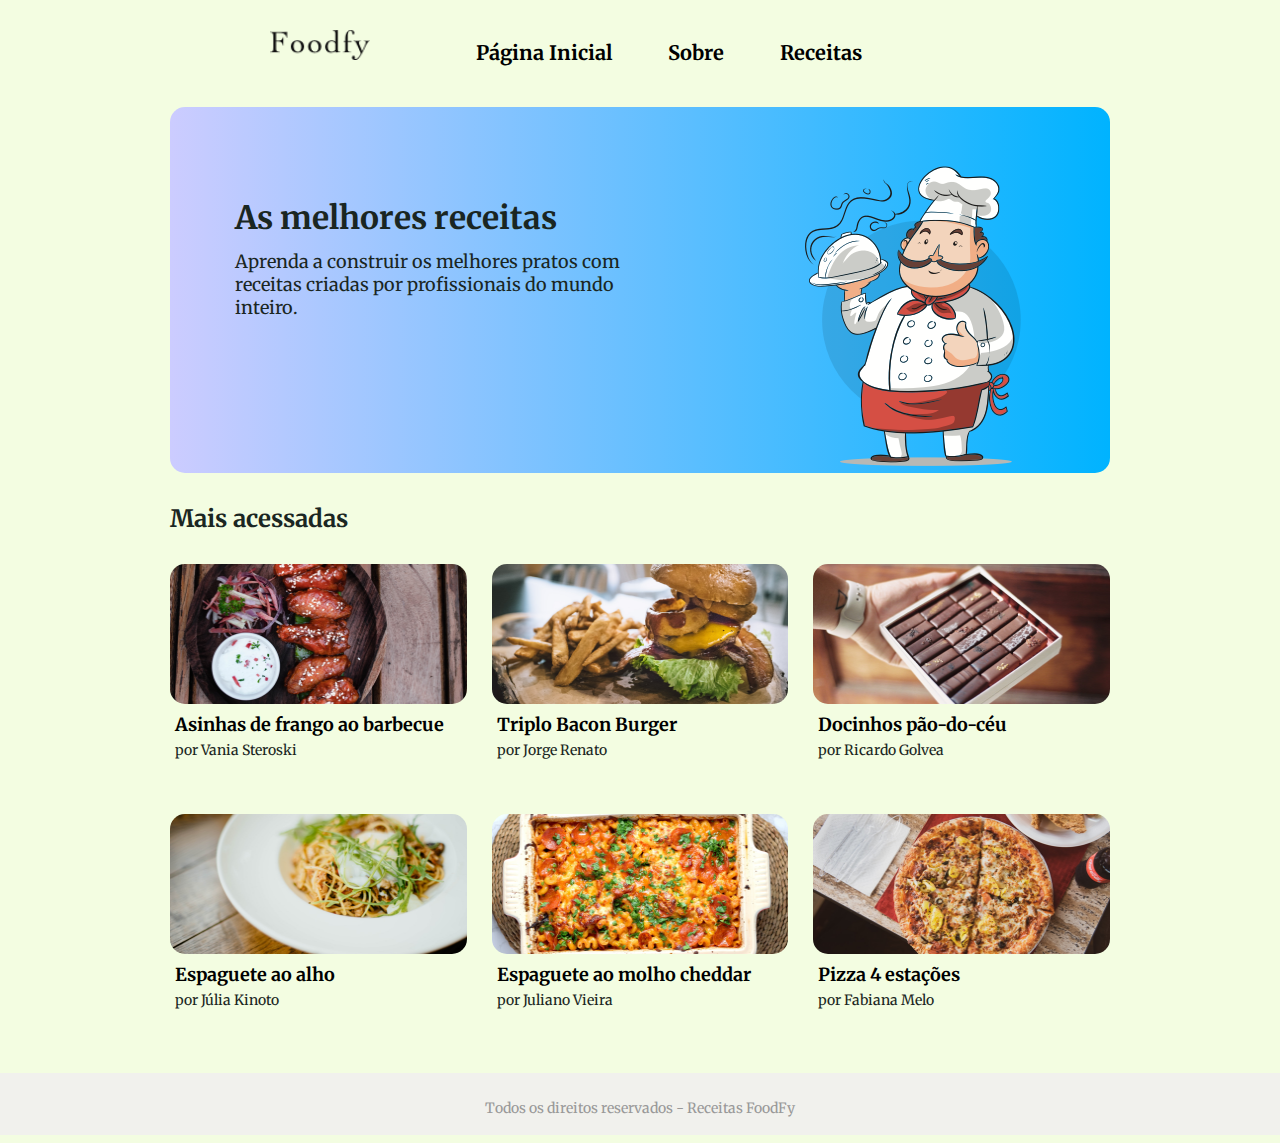
<file: index.html>
<!DOCTYPE html>
<html lang="pt-BR">
<head>
    <meta charset="UTF-8">
    <meta name="viewport" content="width=device-width, initial-scale=1.0">
    <title>Foodfy</title>
    <link rel="stylesheet" href="style.css">
    <link rel="shortcut icon" href="/assets/favicon.png" type="image/x-icon">
    <link href="https://fonts.googleapis.com/css2?family=Merriweather:wght@300;400;700&family=Roboto:wght@300;400;500;700&display=swap" rel="stylesheet">

</head>
<body>
    <header>
        <h2> 
            <img src="/assets/logo.png" alt="Logo Foodfy">
            <a href="/index.html">Página Inicial</a>
            <a href="/sobre.html">Sobre</a>
            <a href="/recipes.html">Receitas</a>
        </h2>
    </header>

    <div class="block">

        <div id="intro">
            <h2> As melhores receitas</h2>
            <p>Aprenda a construir os melhores pratos com receitas criadas por profissionais do mundo inteiro. </p>
            <img src="/assets/chef.png" alt="Cozinheiro">
        </div>
    
            
        <div id="content">
            <h2>Mais acessadas</h2>
        </div>
    
            <section class="recipes">

                <div class="content-block">
                    <div class="content-image">
                        <img src="/assets/asinhas.png" alt="Asinhas de frango">
                    </div>
    
                    <div class="content-text">
                        <p>Asinhas de frango ao barbecue</p>
                    </div>
                    <div class="info">
                        <p>por Vania Steroski</p>
                    </div>
                </div>
                
                <div class="content-block">
                    <div class="content-image">
                        <img src="/assets/burger.png" alt="burger">
                    </div>
    
                    <div class="content-text">
                        <p>Triplo Bacon Burger</p>
                    </div>
                    <div class="info">
                        <p>por Jorge Renato</p>
                    </div>
                </div>

                <div class="content-block">
                    <div class="content-image">
                        <img src="/assets/doce.png" alt="travessa de doce">
                    </div>
    
                    <div class="content-text">
                        <p>Docinhos pão-do-céu</p>
                    </div>
                    <div class="info">
                        <p>por Ricardo Golvea</p>
                    </div>
                </div>

                <div class="content-block">
                    <div class="content-image">
                        <img src="/assets/espaguete.png" alt="espaguete">
                    </div>
    
                    <div class="content-text">
                        <p>Espaguete ao alho</p>
                    </div>
                    <div class="info">
                        <p>por Júlia Kinoto</p>
                    </div>
                </div>

                <div class="content-block">
                    <div class="content-image">
                        <img src="/assets/lasanha.png" alt="Lasanha">
                    </div>
    
                    <div class="content-text">
                        <p>Espaguete ao molho cheddar</p>
                    </div>
                    <div class="info">
                        <p>por Juliano Vieira</p>
                    </div>
                </div>

                <div class="content-block">
                    <div class="content-image">
                        <img src="/assets/pizza.png" alt="Pizza">
                    </div>
    
                    <div class="content-text">
                        <p>Pizza 4 estações</p>
                    </div>
                    <div class="info">
                        <p>por Fabiana Melo</p>
                    </div>
                </div>
            </section>

        </div>

        <div id="footer">
            <p>Todos os direitos reservados - Receitas FoodFy</p>
        </div>
       
    

</body>
</html>
</file>
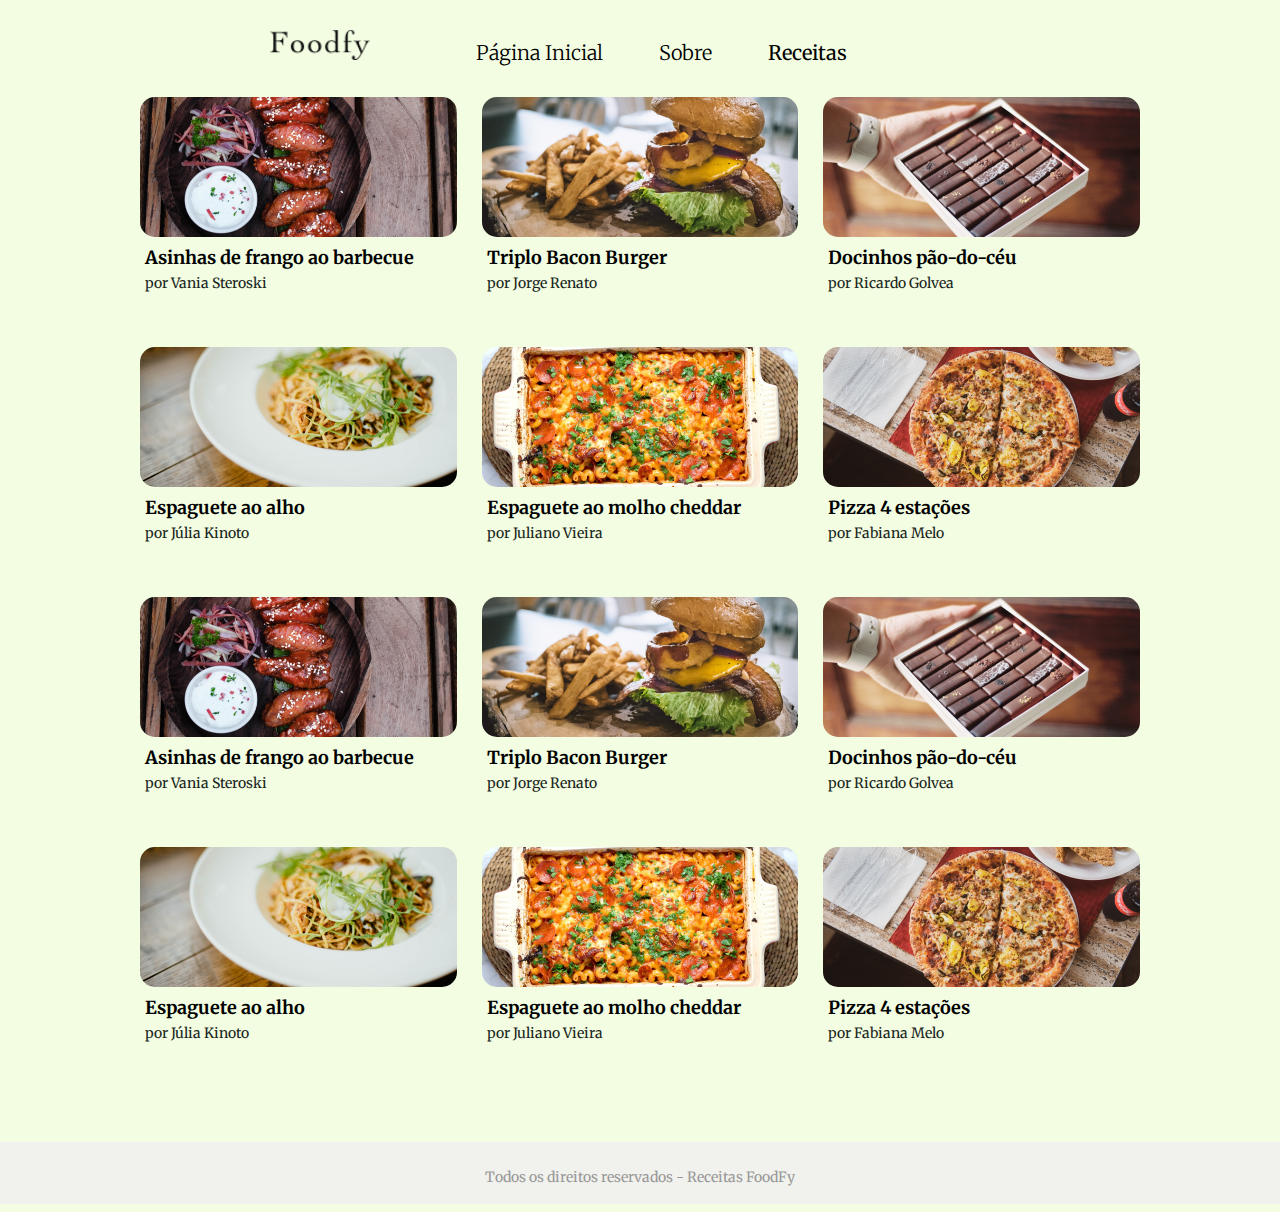
<file: recipes.html>
<!DOCTYPE html>
<html lang="en">
<head>
    <meta charset="UTF-8">
    <meta name="viewport" content="width=device-width, initial-scale=1.0">
    <title>Receitas</title>
    <link rel="stylesheet" href="recipes_style.css">
    <link rel="shortcut icon" href="/assets/favicon.png" type="image/x-icon">
    <link href="https://fonts.googleapis.com/css2?family=Merriweather:wght@300;400;700&family=Roboto:wght@300;400;500;700&display=swap" rel="stylesheet">
</head>

<body>

    <header>
        <h2> 
            <img src="/assets/logo.png" alt="Logo Foodfy">
            <a href="/index.html">Página Inicial</a>
            <a href="/sobre.html">Sobre</a>
            <a href="/recipes.html"><strong>Receitas</strong></a>
        </h2>
    </header>
    

    <section class="recipes">

        <div class="content-block">
            <div class="content-image">
                <img src="/assets/asinhas.png" alt="Asinhas de frango">
            </div>

            <div class="content-text">
                <p>Asinhas de frango ao barbecue</p>
            </div>
            <div class="info">
                <p>por Vania Steroski</p>
            </div>
        </div>
        
        <div class="content-block">
            <div class="content-image">
                <img src="/assets/burger.png" alt="burger">
            </div>

            <div class="content-text">
                <p>Triplo Bacon Burger</p>
            </div>
            <div class="info">
                <p>por Jorge Renato</p>
            </div>
        </div>

        <div class="content-block">
            <div class="content-image">
                <img src="/assets/doce.png" alt="travessa de doce">
            </div>

            <div class="content-text">
                <p>Docinhos pão-do-céu</p>
            </div>
            <div class="info">
                <p>por Ricardo Golvea</p>
            </div>
        </div>

        <div class="content-block">
            <div class="content-image">
                <img src="/assets/espaguete.png" alt="espaguete">
            </div>

            <div class="content-text">
                <p>Espaguete ao alho</p>
            </div>
            <div class="info">
                <p>por Júlia Kinoto</p>
            </div>
        </div>

        <div class="content-block">
            <div class="content-image">
                <img src="/assets/lasanha.png" alt="Lasanha">
            </div>

            <div class="content-text">
                <p>Espaguete ao molho cheddar</p>
            </div>
            <div class="info">
                <p>por Juliano Vieira</p>
            </div>
        </div>

        <div class="content-block">
            <div class="content-image">
                <img src="/assets/pizza.png" alt="Pizza">
            </div>

            <div class="content-text">
                <p>Pizza 4 estações</p>
            </div>
            <div class="info">
                <p>por Fabiana Melo</p>
            </div>
        </div>

        <div class="content-block">
            <div class="content-image">
                <img src="/assets/asinhas.png" alt="Asinhas de frango">
            </div>

            <div class="content-text">
                <p>Asinhas de frango ao barbecue</p>
            </div>
            <div class="info">
                <p>por Vania Steroski</p>
            </div>
        </div>
        
        <div class="content-block">
            <div class="content-image">
                <img src="/assets/burger.png" alt="burger">
            </div>

            <div class="content-text">
                <p>Triplo Bacon Burger</p>
            </div>
            <div class="info">
                <p>por Jorge Renato</p>
            </div>
        </div>

        <div class="content-block">
            <div class="content-image">
                <img src="/assets/doce.png" alt="travessa de doce">
            </div>

            <div class="content-text">
                <p>Docinhos pão-do-céu</p>
            </div>
            <div class="info">
                <p>por Ricardo Golvea</p>
            </div>
        </div>

        <div class="content-block">
            <div class="content-image">
                <img src="/assets/espaguete.png" alt="espaguete">
            </div>

            <div class="content-text">
                <p>Espaguete ao alho</p>
            </div>
            <div class="info">
                <p>por Júlia Kinoto</p>
            </div>
        </div>

        <div class="content-block">
            <div class="content-image">
                <img src="/assets/lasanha.png" alt="Lasanha">
            </div>

            <div class="content-text">
                <p>Espaguete ao molho cheddar</p>
            </div>
            <div class="info">
                <p>por Juliano Vieira</p>
            </div>
        </div>

        <div class="content-block">
            <div class="content-image">
                <img src="/assets/pizza.png" alt="Pizza">
            </div>

            <div class="content-text">
                <p>Pizza 4 estações</p>
            </div>
            <div class="info">
                <p>por Fabiana Melo</p>
            </div>
        </div>

    </section>

    <div id="footer">
        <p>Todos os direitos reservados - Receitas FoodFy</p>
    </div>

</body>
</html>
</file>
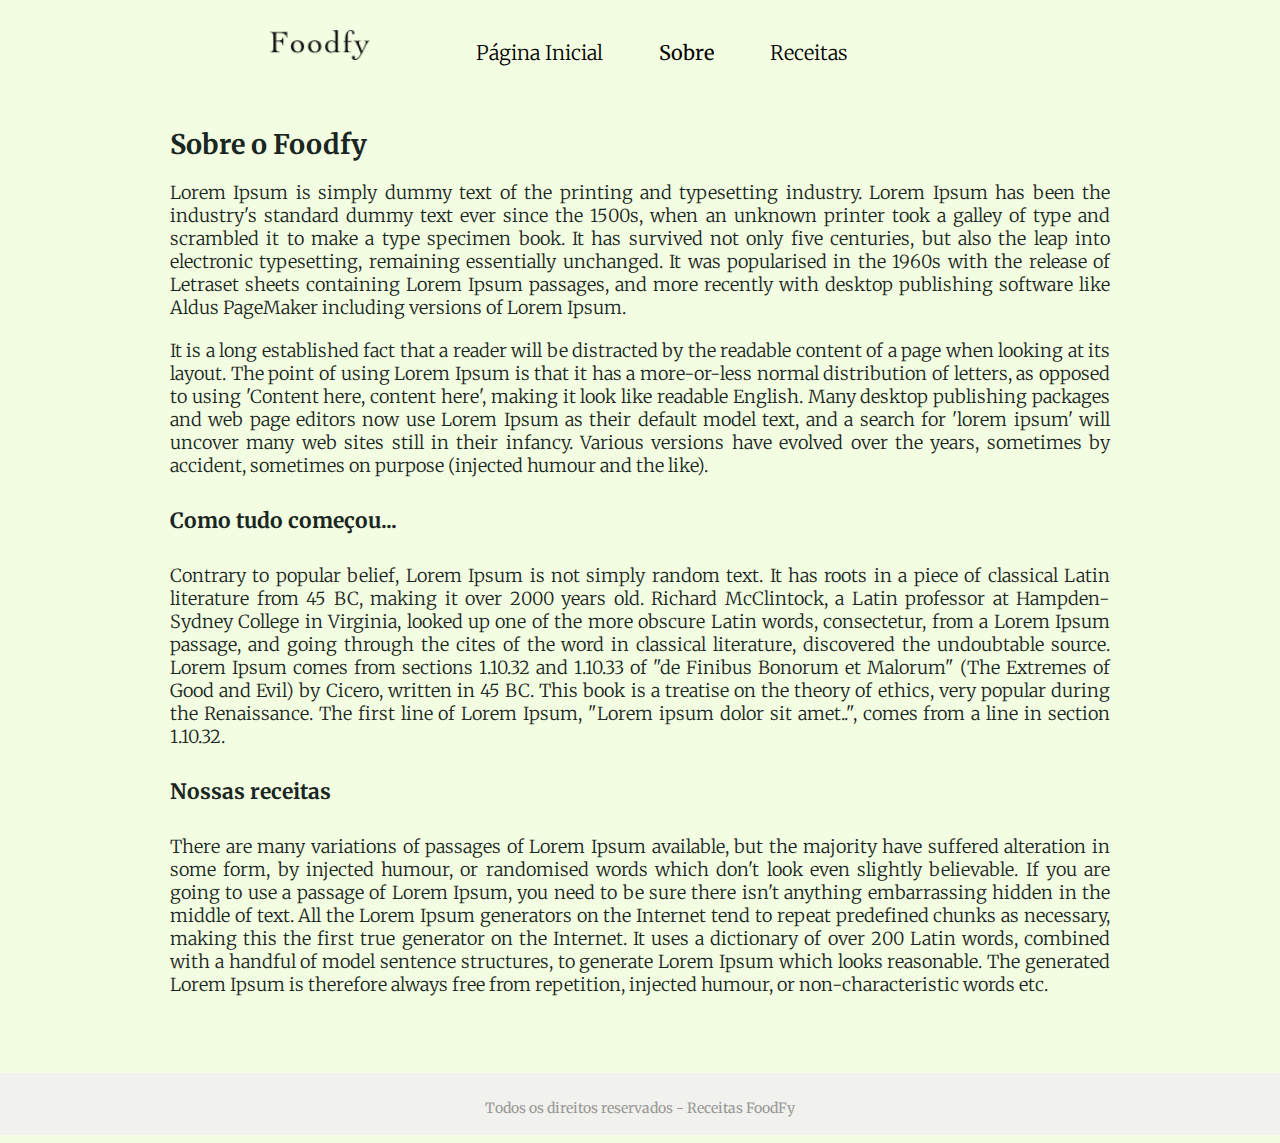
<file: sobre.html>
<!DOCTYPE html>
<html lang="pt">
<head>
    <meta charset="UTF-8">
    <meta name="viewport" content="width=device-width, initial-scale=1.0">
    <title>Sobre o Foodfy</title>
    <link rel="shortcut icon" href="/assets/favicon.png" type="image/x-icon">
    <link href="https://fonts.googleapis.com/css2?family=Merriweather:wght@300;400;700&family=Roboto:wght@300;400;500;700&display=swap" rel="stylesheet">
    <link rel="stylesheet" href="style_sobre.css">
</head>
<body>
    <header>
        <h2> 
            <img src="/assets/logo.png" alt="Logo Foodfy">
            <a href="/index.html">Página Inicial</a>
            <a href="/sobre.html"><strong>Sobre</strong></a>
            <a href="/recipes.html">Receitas</a>
        </h2>
    </header>

    <div class="content">
        <div class="title">
            <h2>Sobre o Foodfy</h2>
            <p>
                Lorem Ipsum is simply dummy text of the printing and typesetting industry. Lorem Ipsum has been the industry's standard dummy text ever since the 1500s, when an unknown printer took a galley of type and scrambled it to make a type specimen book. It has survived not only five centuries, but also the leap into electronic typesetting, remaining essentially unchanged. It was popularised in the 1960s with the release of Letraset sheets containing Lorem Ipsum passages, and more recently with desktop publishing software like Aldus PageMaker including versions of Lorem Ipsum.
            </p>
            <p>
                It is a long established fact that a reader will be distracted by the readable content of a page when looking at its layout. The point of using Lorem Ipsum is that it has a more-or-less normal distribution of letters, as opposed to using 'Content here, content here', making it look like readable English. Many desktop publishing packages and web page editors now use Lorem Ipsum as their default model text, and a search for 'lorem ipsum' will uncover many web sites still in their infancy. Various versions have evolved over the years, sometimes by accident, sometimes on purpose (injected humour and the like).
            </p>

            <h3>Como tudo começou...</h3>

            <p>
                Contrary to popular belief, Lorem Ipsum is not simply random text. It has roots in a piece of classical Latin literature from 45 BC, making it over 2000 years old. Richard McClintock, a Latin professor at Hampden-Sydney College in Virginia, looked up one of the more obscure Latin words, consectetur, from a Lorem Ipsum passage, and going through the cites of the word in classical literature, discovered the undoubtable source. Lorem Ipsum comes from sections 1.10.32 and 1.10.33 of "de Finibus Bonorum et Malorum" (The Extremes of Good and Evil) by Cicero, written in 45 BC. This book is a treatise on the theory of ethics, very popular during the Renaissance. The first line of Lorem Ipsum, "Lorem ipsum dolor sit amet..", comes from a line in section 1.10.32.
            </p>

            <h3>Nossas receitas</h3>

            <p>
                There are many variations of passages of Lorem Ipsum available, but the majority have suffered alteration in some form, by injected humour, or randomised words which don't look even slightly believable. If you are going to use a passage of Lorem Ipsum, you need to be sure there isn't anything embarrassing hidden in the middle of text. All the Lorem Ipsum generators on the Internet tend to repeat predefined chunks as necessary, making this the first true generator on the Internet. It uses a dictionary of over 200 Latin words, combined with a handful of model sentence structures, to generate Lorem Ipsum which looks reasonable. The generated Lorem Ipsum is therefore always free from repetition, injected humour, or non-characteristic words etc.
            </p>

        </div>
        
    </div>

    <div id="footer">
        <p>Todos os direitos reservados - Receitas FoodFy</p>
    </div>



</body>
</html>
</file>
<file: style.css>
* {
    margin: 0;
    padding: 0;
    border: 0;
}

body {
    background:#f3fde1;
    color:#1A2622;
    font-family: 'Merriweather', serif;
}

header {
    padding-top: 30px;
    background:#f3fde1;
}

header img {
    width: 100px;
    margin-left: 270px;
    margin-right: 50px;
}

header h2 a {
    font-size: 20px;
    text-decoration: none;
    color: black;
    margin-left: 50px;
}

header h2 a:hover {
    color: blue;
    transition: 200ms;
}
.block {
    margin: 40px auto;
    width: 940px;
    height: 366px;
    background: linear-gradient(90deg, rgb(204, 204, 255), rgb(0, 179, 255));
    border-radius: 15px;
}

#intro {
    color:#1A2622;
    width: 940px;
    height: 366px;
    padding-left: 15px;
    display: grid;
    grid-template-columns:1fr;
    
}

#intro h2 {
    font-size: 32px;
    line-height: 42px;
    padding-top: 90px;
    padding-left: 50px;
   
}

#intro p {
    font-size: 18px;
    width: 440px;
    padding-left: 50px;
    padding-top: 5px;
}

#intro img {
    width: 216px;
    height: 300px;
    margin-left: 620px;
    margin-top: -160px;
    animation-name: cook;
    animation-duration: 2s;
    animation-iteration-count: infinite;
    
}
@keyframes cook {
        0% {
            transform: scale(1);
          }
        50% {
            transform: scale(0.8);
          }
    }



#content {
    padding-top: 30px;
    color:#1A2622;
}
.recipes {
    max-width: 1000px;
    margin: 0px auto;
    display: grid;
    grid-template-columns: 1fr 1fr 1fr;
    gap: 25px;
}

.content-block {
    margin-top: 30px;
    
}

.content-image img {
    width: 100%;
    height: 140px;
    border-radius: 15px;
}

.content-text {
    font-size: 18px;
    font-weight: 700;
    color: black;
    text-decoration: none;
    padding: 5px;
    
}

.info {
    font-size: 14px;
    padding-left: 5px;
}

#footer p {
    font-size: 14px;
    color:#999999;
    height: 62px;
    margin-top: 600px;
    background-color:rgba(240, 238, 238, 0.85);
    text-align: center;
    line-height: 70px;
}
</file>
<file: recipes_style.css>
* {
    margin: 0;
    padding: 0;
    border: 0;
}

body {
    background:#f3fde1;
    color:#1A2622;
    font-family: 'Merriweather', serif;
}

header {
    padding-top: 30px;
    background:#f3fde1;
}

header img {
    width: 100px;
    margin-left: 270px;
    margin-right: 50px;
}

header h2 a {
    font-size: 20px;
    font-weight: 300;
    text-decoration: none;
    color: black;
    margin-left: 50px;
}

header h2 a:hover {
    color: blue;
    transition: 200ms;
}

.content {
    margin: 40px auto;
    width: 940px;
    height: 366px;
}

.recipes {
    max-width: 1000px;
    margin: 0px auto;
    display: grid;
    grid-template-columns: 1fr 1fr 1fr;
    gap: 25px;
}

.content-block {
    margin-top: 30px;
    
}

.content-image img {
    width: 100%;
    height: 140px;
    border-radius: 15px;
}

.content-text {
    font-size: 18px;
    font-weight: 700;
    color: black;
    text-decoration: none;
    padding: 5px;
    
}

.info {
    font-size: 14px;
    padding-left: 5px;
}

#footer p {
    font-size: 14px;
    color:#999999;
    height: 62px;
    margin-top: 100px;
    background-color:rgba(240, 238, 238, 0.85);
    text-align: center;
    line-height: 70px;
}
</file>
<file: style_sobre.css>
* {
    margin: 0;
    padding: 0;
    border: 0;
}

body {
    background:#f3fde1;
    color:#1A2622;
    font-family: 'Merriweather', serif;
}

header {
    padding-top: 30px;
    background:#f3fde1;
}

header img {
    width: 100px;
    margin-left: 270px;
    margin-right: 50px;
}

header h2 a {
    font-size: 20px;
    font-weight: 300;
    text-decoration: none;
    color: black;
    margin-left: 50px;
}

header h2 a:hover {
    color: blue;
    transition: 200ms;
}

.content {
    margin: 40px auto;
    width: 940px;
    height: 366px;
}

.title  {
    font-size: 18px;
    padding-top: 20px;
}

.title p {
    font-size: 18px;
    font-weight: 300;
    padding-top: 20px;
    text-align: justify;
}

.title h3 {
    padding-top: 30px;
    padding-bottom: 10px;
}

#footer p {
    font-size: 14px;
    color:#999999;
    height: 62px;
    margin-top: 600px;
    background-color:rgba(240, 238, 238, 0.85);
    text-align: center;
    line-height: 70px;
}
</file>
